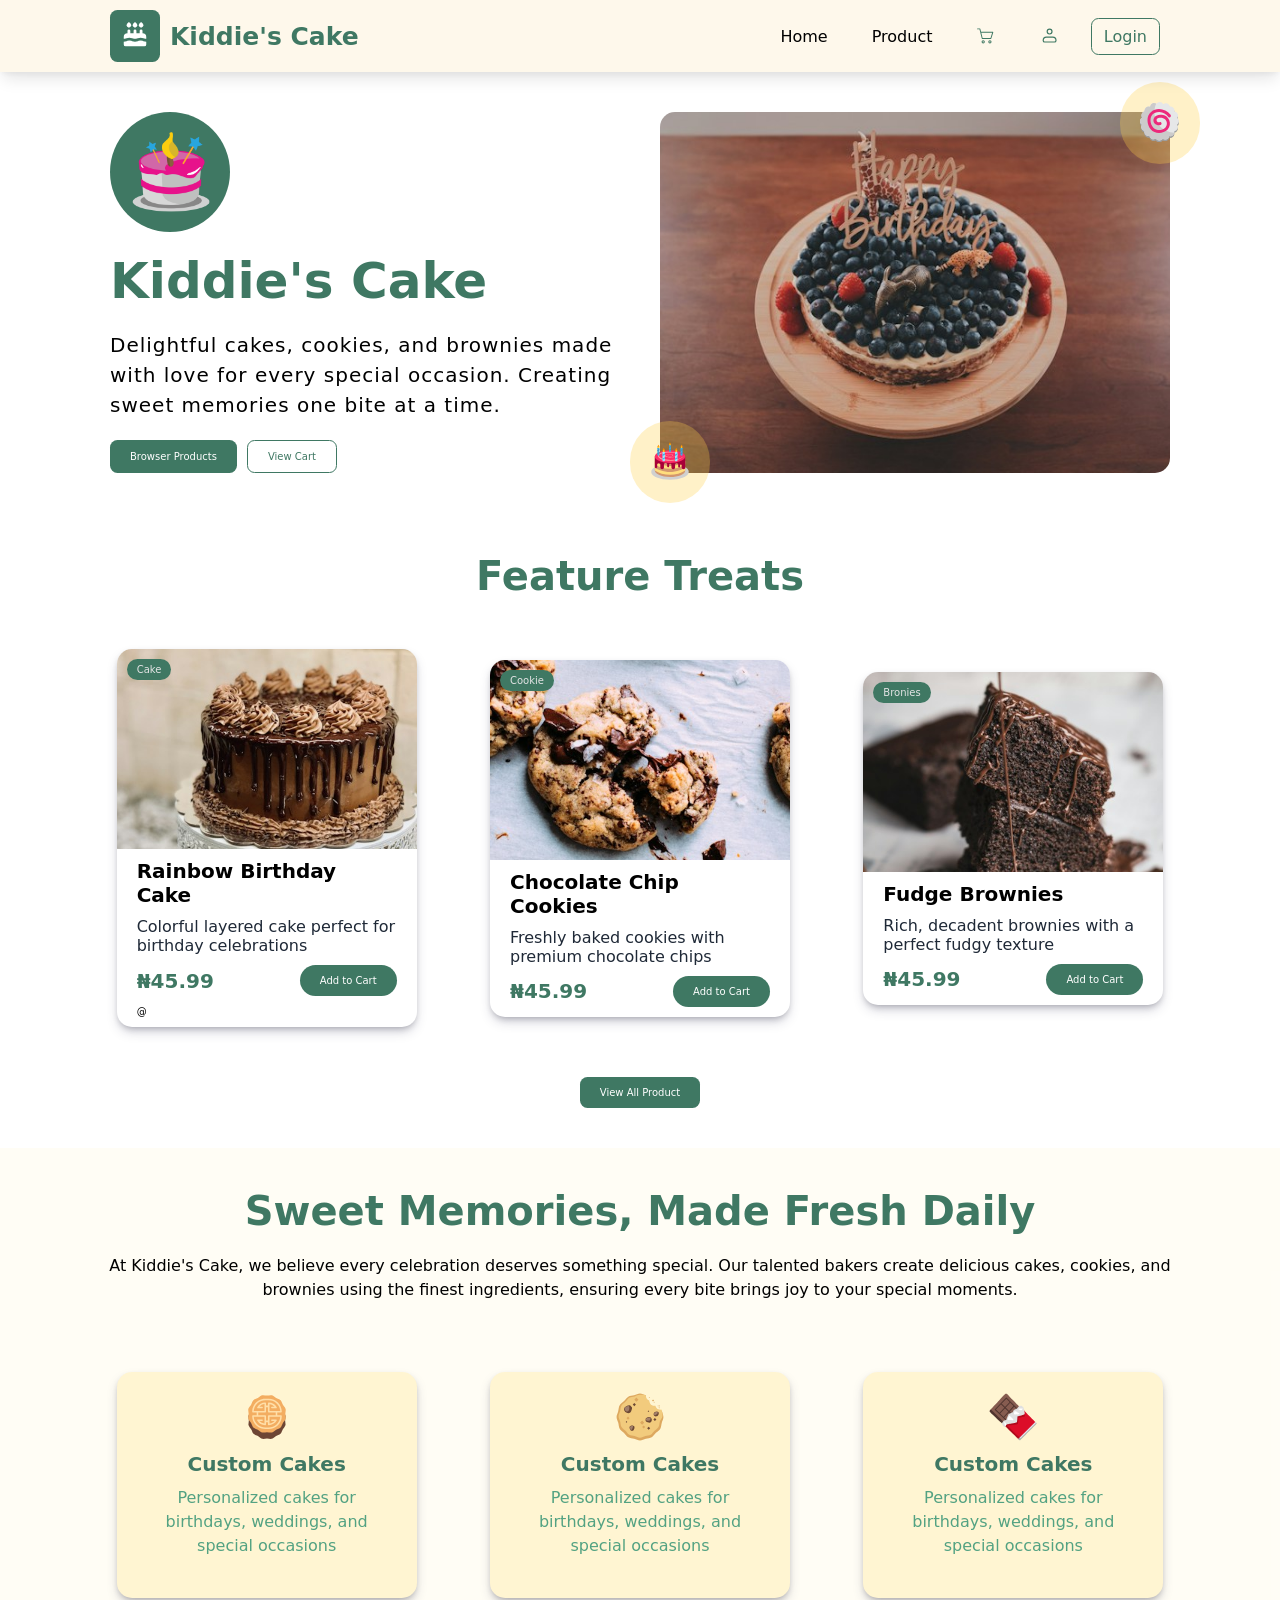
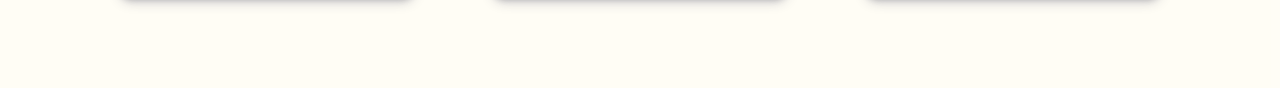
<file: index.html>
<!doctype html>
<html lang="en">
  <head>
    <meta charset="UTF-8" />
    <meta name="viewport" content="width=device-width, initial-scale=1.0" />
    <title>Kiddie's Cake</title>
    <link rel="shortcut icon" href="images/favicon.png" type="image/x-icon" />
    <link rel="stylesheet" href="./css/global.css" />
    <link rel="stylesheet" href="./css/variables.css" />
    <link rel="stylesheet" href="./css/home.css" />
  </head>
  <body>
    <header class="center-content">
      <!-- will be at the center, will have a max size of 1100px -->
      <div class="max-width header-content">
        <!-- logo -->
        <a href="" class="brand">
          <div class="brand-logo">
            <svg
              xmlns="http://www.w3.org/2000/svg"
              width="3em"
              height="3em"
              viewBox="0 0 16 16"
            >
              <path d="M0 0h16v16H0z" fill="none" />
              <path
                fill="#fff"
                d="m4.75 1l-.884.884a1.25 1.25 0 1 0 1.768 0zm6.5 0l-.884.884a1.25 1.25 0 1 0 1.768 0zm-2.366.884L8 1l-.884.884a1.25 1.25 0 1 0 1.768 0M4 7a2 2 0 0 0-2 2v1.034a3.3 3.3 0 0 0 1.028-.167l.47-.157a4.75 4.75 0 0 1 3.004 0l.47.157a3.25 3.25 0 0 0 2.056 0l.47-.157a4.75 4.75 0 0 1 3.004 0l.47.157a3.3 3.3 0 0 0 1.028.167V9a2 2 0 0 0-2-2V5.75a.75.75 0 0 0-1.5 0V7H8.75V5.75a.75.75 0 0 0-1.5 0V7H5.5V5.75a.75.75 0 0 0-1.5 0zm10 4.534a4.8 4.8 0 0 1-1.502-.244l-.47-.157a3.25 3.25 0 0 0-2.056 0l-.47.157a4.75 4.75 0 0 1-3.004 0l-.47-.157a3.25 3.25 0 0 0-2.056 0l-.47.157A4.8 4.8 0 0 1 2 11.534V13a1 1 0 0 0 1 1h10a1 1 0 0 0 1-1z"
              />
            </svg>
          </div>
          <h1 class="brand-text">Kiddie's Cake</h1>
        </a>

        <!-- remove open to open-sidebar  -->
        <div
          class="open-sidebar-btn"
          id="open-sidebar-btn"
        >
          <svg
            xmlns="http://www.w3.org/2000/svg"
            width="2em"
            height="2em"
            viewBox="0 0 512 512"
          >
            <path d="M0 0h512v512H0z" fill="none" />
            <path
              fill="none"
              stroke="#3f7863"
              stroke-linecap="round"
              stroke-miterlimit="10"
              stroke-width="48"
              d="M88 152h336M88 256h336M88 360h336"
            />
          </svg>
        </div>
        <!-- navigation links -->
        <!-- deskltop nav -->
        <nav class="nav-links">
          <ul>
            <li><a href="./index.html">Home</a></li>
            <li><a href="./product.html">Product</a></li>
            <li>
              <a href="./cart.html" class="icon-btn">
                <svg
                  xmlns="http://www.w3.org/2000/svg"
                  width="1.2em"
                  height="1.2em"
                  viewBox="0 0 20 20"
                >
                  <path d="M0 0h20v20H0z" fill="none" />
                  <path
                    fill="#3f7863"
                    d="M4 2.5a.5.5 0 0 1 .485.379L5.265 6H17.5a.5.5 0 0 1 .477.647l-2 6.5a.5.5 0 0 1-.477.353h-9a.5.5 0 0 1-.485-.379L3.609 3.5H1.5a.5.5 0 0 1 0-1zm2.89 10h8.24L16.824 7H5.516zm1.31 4a.7.7 0 1 0-1.4 0a.7.7 0 0 0 1.4 0m1 0a1.7 1.7 0 1 1-3.4 0a1.7 1.7 0 0 1 3.4 0m6 0a.7.7 0 1 0-1.4 0a.7.7 0 0 0 1.4 0m1 0a1.7 1.7 0 1 1-3.4 0a1.7 1.7 0 0 1 3.4 0"
                  />
                </svg>
              </a>
            </li>
            <li>
              <a href="./profile.html" class="icon-btn">
                <svg
                  xmlns="http://www.w3.org/2000/svg"
                  width="1.2em"
                  height="1.2em"
                  viewBox="0 0 24 24"
                >
                  <path d="M0 0h24v24H0z" fill="none" />
                  <g fill="none" stroke="#3f7863" stroke-width="1.5">
                    <path
                      stroke-linejoin="round"
                      d="M4 18a4 4 0 0 1 4-4h8a4 4 0 0 1 4 4a2 2 0 0 1-2 2H6a2 2 0 0 1-2-2Z"
                    />
                    <circle cx="12" cy="7" r="3" />
                  </g>
                </svg>
              </a>
            </li>
            <li><a href="./login.html" class="btn btn-ghost">Login</a></li>
          </ul>
        </nav>

        <!-- mobile nav -->
        <!--  display inline prevent the property width from taking effect -->
        <nav class="sidebar" id="sidebar">
          <!-- add close icon to sidebar, to allow use to close the side bar, and change the name from close to close-sidebar -->
          <div class="close-sidebar-btn" id="close-sidebar-btn">
            <svg
              xmlns="http://www.w3.org/2000/svg"
              width="2em"
              height="2em"
              viewBox="0 0 1024 1024"
            >
              <path d="M0 0h1024v1024H0z" fill="none" />
              <path
                fill="#3f7863"
                d="M195.2 195.2a64 64 0 0 1 90.5 0L512 421.5l226.3-226.3a64 64 0 0 1 90.5 90.5L602.5 512l226.3 226.3a64 64 0 0 1-90.5 90.5L512 602.5L285.7 828.8a64 64 0 0 1-90.5-90.5L421.5 512L195.2 285.7a64 64 0 0 1 0-90.5"
              />
            </svg>
          </div>

          <ul>
            <li><a href="./index.html" class="btn sidebar-link">Home</a></li>
            <li>
              <a href="./product.html" class="btn sidebar-link">Product</a>
            </li>
            <li>
              <a href="./cart.html" class="btn sidebar-link">
                Cart(<span class="cart-num">0</span>)
              </a>
            </li>
            <li>
              <a href="./profile.html" class="btn sidebar-link">Profile </a>
            </li>
            <li><a href="./login.html" class="btn sidebar-link">Login</a></li>
          </ul>
        </nav>
      </div>
    </header>

    <main class="">
      <!-- hero section start -->
      <section class="center-content">
        <div class="max-width hero-content">
          <div class="hero-left">
            <div class="image-con ">
              <img src="./images/favicon.png" alt="brand logo" class="animate-spin" />
            </div>
            <h1>Kiddie's Cake</h1>
            <p>
              Delightful cakes, cookies, and brownies made with love for every
              special occasion. Creating sweet memories one bite at a time.
            </p>

            <div class="cta">
              <a href="./product.html" class="btn btn-primary">
                Browser Products
                <i class="fa fa-cart-plus" aria-hidden="true"></i>
              </a>
              <a href="./cart.html" class="btn btn-ghost">
                <i class="fa fa-cart-plus" aria-hidden="true"></i>
                View Cart
              </a>
            </div>
          </div>

          <div class="hero-right relative">
            <img src="./images/cake.png" alt="Brand product cake advert" />
            <div class="absolute top-right light-bg animate-bounce">
              <svg
                xmlns="http://www.w3.org/2000/svg"
                width="4em"
                height="4em"
                viewBox="0 0 64 64"
              >
                <path d="M0 0h64v64H0z" fill="none" />
                <g fill="#9d9e9f">
                  <path
                    d="M62.33 33.34a6.62 6.62 0 0 0-2.676-5.322a6.65 6.65 0 0 0 .737-6.324a6.64 6.64 0 0 0-5.249-4.094a6.637 6.637 0 0 0-7.288-7.739a6.63 6.63 0 0 0-3.912-4.794a6.64 6.64 0 0 0-6.648.849a6.64 6.64 0 0 0-5.805-3.419A6.62 6.62 0 0 0 26.2 5.132a6.65 6.65 0 0 0-5.952-.5a6.66 6.66 0 0 0-4.1 5.294c-2.33-.806-5.02-.289-6.879 1.575a6.65 6.65 0 0 0-1.823 5.972a6.63 6.63 0 0 0-4.432 3.822a6.64 6.64 0 0 0 .502 6.153a6.64 6.64 0 0 0-.381 11.495c-1.103 1.75-1.389 3.982-.553 6.04a6.63 6.63 0 0 0 4.622 3.973a6.64 6.64 0 0 0 1.835 5.926a6.65 6.65 0 0 0 6.06 1.806a6.63 6.63 0 0 0 3.935 4.923c2.113.9 4.426.622 6.216-.536a6.63 6.63 0 0 0 5.598 3.075a6.63 6.63 0 0 0 5.487-2.896a6.635 6.635 0 0 0 10.47-4.353a6.64 6.64 0 0 0 6.264-1.752a6.65 6.65 0 0 0 1.85-5.81a6.65 6.65 0 0 0 5.05-3.957a6.63 6.63 0 0 0-.704-6.442a6.65 6.65 0 0 0 3.072-5.604"
                  />
                  <path
                    d="M23.08 18.568c0-4.827 1.039-9.408 2.889-13.549a6.62 6.62 0 0 0-5.729-.383a6.66 6.66 0 0 0-4.1 5.294c-2.33-.806-5.02-.289-6.879 1.575a6.65 6.65 0 0 0-1.823 5.972a6.63 6.63 0 0 0-4.432 3.822a6.64 6.64 0 0 0 .502 6.153a6.64 6.64 0 0 0-3.512 5.86a6.64 6.64 0 0 0 3.131 5.636c-1.103 1.75-1.389 3.982-.553 6.04a6.63 6.63 0 0 0 4.622 3.973a6.64 6.64 0 0 0 1.835 5.926a6.65 6.65 0 0 0 6.06 1.806a6.63 6.63 0 0 0 3.935 4.923c2.113.9 4.426.622 6.216-.536a6.63 6.63 0 0 0 5.598 3.075a6.63 6.63 0 0 0 5.487-2.896a6.635 6.635 0 0 0 10.47-4.353a6.64 6.64 0 0 0 6.264-1.752a6.6 6.6 0 0 0 1.803-3.38c-17.681-.768-31.782-15.339-31.782-33.21"
                  />
                </g>
                <path
                  fill="#e6e7e8"
                  d="M62.33 30.845a6.62 6.62 0 0 0-2.676-5.324a6.65 6.65 0 0 0 .737-6.324a6.63 6.63 0 0 0-5.249-4.092a6.65 6.65 0 0 0-1.843-5.841a6.66 6.66 0 0 0-5.445-1.901a6.64 6.64 0 0 0-3.912-4.796a6.65 6.65 0 0 0-6.648.849A6.65 6.65 0 0 0 31.489 0A6.62 6.62 0 0 0 26.2 2.635a6.62 6.62 0 0 0-5.952-.499a6.66 6.66 0 0 0-4.1 5.293a6.638 6.638 0 0 0-8.702 7.546a6.63 6.63 0 0 0-4.432 3.822a6.64 6.64 0 0 0 .502 6.151a6.65 6.65 0 0 0-3.512 5.864a6.63 6.63 0 0 0 3.131 5.633a6.64 6.64 0 0 0-.553 6.05a6.64 6.64 0 0 0 4.622 3.973a6.65 6.65 0 0 0 7.895 7.73a6.64 6.64 0 0 0 10.151 4.386a6.64 6.64 0 0 0 11.085.18a6.62 6.62 0 0 0 6.394.792a6.64 6.64 0 0 0 4.076-5.142a6.65 6.65 0 0 0 6.264-1.757a6.64 6.64 0 0 0 1.85-5.808a6.65 6.65 0 0 0 5.05-3.954a6.64 6.64 0 0 0-.704-6.447a6.64 6.64 0 0 0 3.072-5.599"
                />
                <path
                  fill="#cccbcb"
                  d="M23.08 16.07c0-4.828 1.039-9.41 2.889-13.555c-1.696-.946-3.785-1.162-5.729-.377a6.66 6.66 0 0 0-4.1 5.293a6.638 6.638 0 0 0-8.702 7.546a6.63 6.63 0 0 0-4.432 3.822a6.64 6.64 0 0 0 .502 6.151a6.65 6.65 0 0 0-3.512 5.864a6.63 6.63 0 0 0 3.131 5.633a6.64 6.64 0 0 0-.553 6.05a6.64 6.64 0 0 0 4.622 3.973a6.65 6.65 0 0 0 7.895 7.73a6.64 6.64 0 0 0 10.151 4.386a6.64 6.64 0 0 0 11.085.18a6.62 6.62 0 0 0 6.394.792a6.64 6.64 0 0 0 4.076-5.142a6.65 6.65 0 0 0 6.264-1.757a6.6 6.6 0 0 0 1.803-3.376c-17.681-.769-31.782-15.339-31.782-33.21"
                />
                <path
                  fill="#ec297b"
                  d="M48.902 20.526c-7.696-9.338-21.351-12.563-31.23-4.673c-8.275 6.611-6.595 20.413-.54 27.855c6.552 8.05 20.21 7.519 27.14.279c3.776-3.945 4.533-10.179 2.438-15.11c-2.056-4.867-6.444-7.789-11.612-8.383c-5.328-.614-11.194.688-13.189 6.208c-2.427 6.707 4.941 11.857 10.898 10.234c2.993-.814 1.721-5.456-1.281-4.642c-4.886 1.332-7.174-4.998-2.306-6.654c3.726-1.266 8.446-.42 11.26 2.318c3.587 3.493 3.302 9.586-.033 13.07c-3.259 3.405-9.06 4.375-13.49 3.364c-8.628-1.96-12.383-13.938-8.896-21.441c2.261-4.856 7.971-6.92 12.98-6.848c5.79.086 10.895 3.495 14.462 7.822c1.979 2.395 5.364-1.03 3.402-3.4"
                />
              </svg>
            </div>
            <div class="absolute bottom-left light-bg animate-bounce">
              <svg
                xmlns="http://www.w3.org/2000/svg"
                width="4em"
                height="4em"
                viewBox="0 0 64 64"
              >
                <path d="M0 0h64v64H0z" fill="none" />
                <ellipse cx="32" cy="49.4" fill="#d0d0d0" rx="30" ry="12.6" />
                <path
                  fill="#d3976e"
                  d="M7.7 24.8v22.5C7.7 53 18.6 57.6 32 57.6S56.3 53 56.3 47.4V24.8z"
                />
                <g fill="#ffdd7d">
                  <path
                    d="M56.3 31.4c-.1 4-15.4 8.4-24.3 8.4S7.8 35.4 7.7 31.4v6.1c12.5 9 36.1 9 48.6 0z"
                  />
                  <path
                    d="M56.3 41c-.1 4-15.4 8.4-24.3 8.4S7.8 45 7.7 41v6.1c12.5 9 36.1 9 48.6 0z"
                  />
                </g>
                <path
                  fill="#a80038"
                  d="M7.7 24.8v16.9c0 .9.8 1.7 1.9 1.7c1 0 1.9-.7 1.9-1.7v-3.9c0-1.2 1.1-2.2 2.5-2.2s2.5 1 2.5 2.2v4.8c0 1.4 1.3 2.6 2.9 2.6s2.9-1.1 2.9-2.6v-4.9c0-1.3 1.2-2.3 2.6-2.3s2.6 1 2.6 2.3v3.1c0 .7.6 1.3 1.5 1.3c.8 0 1.5-.6 1.5-1.3v-2.5c0-.9.8-1.7 1.9-1.7c1 0 1.9.7 1.9 1.7v4.2c0 1.4 1.3 2.6 2.9 2.6s2.9-1.1 2.9-2.6v-4.7c0-1.2 1.1-2.2 2.5-2.2s2.5 1 2.5 2.2v3.5c0 .7.7 1.3 1.5 1.3s1.5-.6 1.5-1.3v-2.4c0-.6.6-1.1 1.3-1.1s1.3.5 1.3 1.1v3.7c0 1.4 1.3 2.6 2.9 2.6s2.9-1.1 2.9-2.6V24.9z"
                />
                <ellipse cx="32" cy="24.8" fill="#ff2c68" rx="24.3" ry="10.2" />
                <path
                  fill="#ffa4a4"
                  d="M14.4 23.8c-.1-6.5 28.7-7.4 28.8-1.6c.1 4.3-18.3 4.5-18.4 1.1c-.1-2.4 11.4-2.5 11.4-.7s-9.3 2.1-7.1-.2c-3.7 2.8 8.1 2.9 8 .3c-.1-3-13.9-2.6-13.9.5c.1 4.6 21.4 4.1 21.3-1.1c-.1-6.8-32-6.5-31.8 1.6c.2 8.9 31.2 12.1 41.3.8c-13.7 10.4-39.5 5.4-39.6-.7"
                />
                <path
                  fill="#42ade2"
                  d="M11.8 11.6v10.8c0 1.5 3.2 1.3 3.2 0V11.6c0-1.5-3.2-1.5-3.2 0"
                />
                <path
                  fill="#428bc1"
                  d="m15 12.6l-3.2 1.7v1.9l3.2-1.6zm-3.2 6.9v1.8l3.2-1.6v-1.9z"
                />
                <path
                  fill="#ff8b00"
                  d="M15.1 9.2c0 2.5-3.3 2.5-3.3 0c0-.8 1.7-3.4 1.7-3.4s1.6 2.6 1.6 3.4"
                />
                <path
                  fill="#fff033"
                  d="M14.3 10c0 1.4-1.7 1.4-1.7 0c0-.4.8-1.7.8-1.7s.9 1.3.9 1.7"
                />
                <path
                  fill="#42ade2"
                  d="M30.6 7.2v9.4c0 1.5 2.8 1.2 2.8 0V7.2c0-1.5-2.8-1.5-2.8 0"
                />
                <path
                  fill="#428bc1"
                  d="m33.4 8l-2.8 1.5v1.7l2.8-1.5zm-2.8 6v1.6l2.8-1.4v-1.6z"
                />
                <path
                  fill="#ff8b00"
                  d="M33.4 5c0 2.3-2.9 2.3-2.9 0c0-.7 1.4-3 1.4-3s1.5 2.3 1.5 3"
                />
                <path
                  fill="#fff033"
                  d="M32.7 5.7c0 1.4-1.4 1.4-1.4 0c0-.4.7-1.5.7-1.5s.7 1.1.7 1.5"
                />
                <path
                  fill="#42ade2"
                  d="M48.9 11.6v10.8c0 1.5 3.2 1.3 3.2 0V11.6c0-1.5-3.2-1.5-3.2 0"
                />
                <path
                  fill="#428bc1"
                  d="m52.1 12.6l-3.2 1.7v1.9l3.2-1.7zm-3.2 6.9v1.8l3.2-1.7v-1.8z"
                />
                <path
                  fill="#ff8b00"
                  d="M52.2 9.2c0 2.5-3.3 2.5-3.3 0c0-.8 1.7-3.4 1.7-3.4s1.6 2.5 1.6 3.4"
                />
                <path
                  fill="#fff033"
                  d="M51.4 9.9c0 1.4-1.7 1.4-1.7 0c0-.4.8-1.7.8-1.7s.9 1.3.9 1.7"
                />
                <path
                  fill="#9fe4ff"
                  d="M20 18.3v13.1c0 1.7 3.9 1.3 3.9 0V18.3c0-1.6-3.9-1.6-3.9 0"
                />
                <path
                  fill="#42ade2"
                  d="M23.9 19.6L20 21.5v2.4l3.9-2zM20 27.8V30l3.9-1.9v-2.2z"
                />
                <path
                  fill="#ff8b00"
                  d="M24 15.4c0 2.7-4 2.7-4 0c0-1 2-4.2 2-4.2s2 3.2 2 4.2"
                />
                <path
                  fill="#fff033"
                  d="M23 16.3c0 1.5-2 1.5-2 0c0-.5 1-2.1 1-2.1s1 1.6 1 2.1"
                />
                <path
                  fill="#9fe4ff"
                  d="M40 18.3v13.1c0 1.7 3.9 1.3 3.9 0V18.3c0-1.7-3.9-1.7-3.9 0"
                />
                <path
                  fill="#42ade2"
                  d="m43.9 19.5l-3.9 2v2.3l3.9-1.9zM40 27.8V30l3.9-2v-2.2z"
                />
                <path
                  fill="#ff8b00"
                  d="M44 15.3c0 2.7-4 2.7-4 0c0-1 2-4.2 2-4.2s2 3.3 2 4.2"
                />
                <path
                  fill="#fff033"
                  d="M43 16.3c0 1.5-2 1.5-2 0c0-.5 1-2.1 1-2.1s1 1.6 1 2.1"
                />
              </svg>
            </div>
          </div>
        </div>
      </section>
      <!-- hero section end -->

      <!-- feature threat -->
      <section class="center-content">
        <div class="max-width feature-content">
          <div class="feature-heading">
            <h2>Feature Treats</h2>
          </div>

          <!-- product grid -->
          <div class="feature-products">
            <!-- product card -->
            <div class="card">
              <div class="card-img relative">
                <span class="badge absolute">Cake</span>
                <img
                  src="./images/product-1.png"
                  alt="Our Cake product image"
                />
              </div>
              <div class="card-content">
                <h3 class="card-title">Rainbow Birthday Cake</h3>
                <p class="card-des">
                  Colorful layered cake perfect for birthday celebrations
                </p>
                <div class="cta">
                  <div class="price">
                    <span>₦45.99</span>
                  </div>
                  <buttton class="btn btn-primary btn-rounded-full"
                    >Add to Cart</buttton
                  >
                </div>@
              </div>
            </div>

            <!-- product 2 -->
            <div class="card">
              <div class="card-img relative">
                <span class="badge absolute">Cookie</span>
                <img src="./images/cookie.png" alt="Our Cake product image" />
              </div>
              <div class="card-content">
                <h3 class="card-title">Chocolate Chip Cookies</h3>
                <p class="card-des">
                  Freshly baked cookies with premium chocolate chips
                </p>
                <div class="cta">
                  <div class="price">
                    <span>₦45.99</span>
                  </div>
                  <buttton class="btn btn-primary btn-rounded-full"
                    >Add to Cart</buttton
                  >
                </div>
              </div>
            </div>

            <!-- product 3 -->
            <div class="card">
              <div class="card-img relative">
                <span class="badge absolute">Bronies</span>
                <img src="./images/brownies.png" alt="Our Cake product image" />
              </div>
              <div class="card-content">
                <h3 class="card-title">Fudge Brownies</h3>
                <p class="card-des">
                  Rich, decadent brownies with a perfect fudgy texture
                </p>
                <div class="cta">
                  <div class="price">
                    <span>₦45.99</span>
                  </div>
                  <buttton class="btn btn-primary btn-rounded-full"
                    >Add to Cart</buttton
                  >
                </div>
              </div>
            </div>
          </div>

          <div class="more-btn-con">
            <a href="./product.html" class="btn btn-primary text-center"
              >View All Product
            </a>
          </div>
        </div>
      </section>

      <!-- sweet memory section -->
      <section class="center-content sweet-section">
        <div class="max-width sweet-content">
          <div class="sweet-heading">
            <h2>Sweet Memories, Made Fresh Daily</h2>
            <p>
              At Kiddie's Cake, we believe every celebration deserves something
              special. Our talented bakers create delicious cakes, cookies, and
              brownies using the finest ingredients, ensuring every bite brings
              joy to your special moments.
            </p>
          </div>
          <div class="sweet-card-grid">
            <!-- sweet card -->
            <div class="sweet-card">
              <svg
                xmlns="http://www.w3.org/2000/svg"
                width="2em"
                height="2em"
                viewBox="0 0 32 32"
              >
                <path d="M0 0h32v32H0z" fill="none" />
                <g fill="none">
                  <path
                    fill="#6d4534"
                    d="M27.608 18.168c0-1.07.44-2.17.17-3.16c-.27-1.02-1.21-1.76-1.73-2.65c-.52-.9-.7-2.09-1.43-2.82s-1.91-.91-2.82-1.43c-.89-.52-1.63-1.45-2.65-1.73c-.98-.26-2.09.17-3.15.17c-1.07 0-2.17-.44-3.16-.17c-1.02.27-1.76 1.21-2.65 1.73c-.9.52-2.09.7-2.82 1.43s-.91 1.91-1.43 2.82c-.52.89-1.45 1.63-1.73 2.65c-.26.98.17 2.09.17 3.16s-.44 2.17-.17 3.16c.27 1.02 1.21 1.76 1.73 2.65c.52.9.7 2.09 1.43 2.82s1.91.91 2.82 1.43c.89.52 1.63 1.45 2.65 1.73c.98.26 2.09-.17 3.16-.17s2.17.44 3.16.17c1.02-.27 1.76-1.21 2.65-1.73c.9-.52 2.09-.7 2.82-1.43s.91-1.91 1.43-2.82c.52-.89 1.45-1.63 1.73-2.65c.25-.99-.18-2.1-.18-3.16"
                  />
                  <path
                    fill="#f3ad61"
                    d="M27.728 13.998c0-1.08.44-2.2.17-3.19c-.27-1.03-1.22-1.78-1.74-2.68c-.53-.91-.71-2.11-1.45-2.85s-1.94-.92-2.85-1.45c-.9-.52-1.65-1.47-2.68-1.74c-.99-.27-2.11.17-3.18.17c-1.08 0-2.2-.44-3.19-.17c-1.03.27-1.78 1.22-2.68 1.74c-.92.53-2.11.71-2.85 1.45s-.92 1.93-1.45 2.85c-.52.9-1.47 1.65-1.74 2.67c-.27 1 .17 2.12.17 3.2s-.44 2.2-.17 3.19c.27 1.03 1.22 1.78 1.74 2.68c.53.91.71 2.11 1.45 2.85s1.94.92 2.85 1.45c.9.52 1.65 1.47 2.68 1.74c.99.27 2.11-.17 3.19-.17s2.2.44 3.19.17c1.03-.27 1.78-1.22 2.68-1.74c.91-.53 2.11-.71 2.85-1.45s.92-1.94 1.45-2.85c.52-.9 1.47-1.65 1.74-2.68c.26-1-.18-2.12-.18-3.19"
                  />
                  <path
                    fill="#ffdea7"
                    d="M24.978 14.838h-2.41v-1.69h2.41c.27 0 .49-.22.49-.49c0-4.61-3.75-8.37-8.37-8.37h-2.23c-4.61 0-8.37 3.75-8.37 8.37c0 .27.22.49.49.49h2.41v1.69h-2.39a.49.49 0 0 0-.49.49c0 4.61 3.75 8.37 8.37 8.37h2.23c4.61 0 8.37-3.75 8.37-8.37a.51.51 0 0 0-.51-.49m-10.1-9.56h2.23c3.9 0 7.11 3.05 7.36 6.89h-6.87v-4.4c1.26.13 2.42.74 3.24 1.69h-1.74a.49.49 0 0 0 0 .98h2.69c.18 0 .34-.09.43-.25c.09-.15.09-.34 0-.49a5.92 5.92 0 0 0-5.12-2.95a.49.49 0 0 0-.49.49v1.47h-1.24v-1.47a.49.49 0 0 0-.49-.49c-2.1 0-4.06 1.13-5.12 2.95c-.09.15-.09.34 0 .49s.25.25.43.25h2.69c.27 0 .49-.22.49-.49s-.21-.5-.48-.5h-1.74c.82-.95 1.98-1.56 3.24-1.69v4.4h-6.87c.26-3.84 3.46-6.88 7.36-6.88m-4.48 7.87h4.48c.27 0 .49-.22.49-.49v-2.96h1.24v2.95c0 .27.22.49.49.49h4.48v1.69h-4.48a.49.49 0 0 0-.49.49v2.95h-1.24v-2.95a.49.49 0 0 0-.49-.49h-4.48zm6.71 9.57h-2.23c-3.9 0-7.11-3.05-7.36-6.89h6.87v4.4a4.96 4.96 0 0 1-3.24-1.69h1.74a.49.49 0 0 0 0-.98h-2.7c-.18 0-.34.09-.43.25c-.09.15-.09.34 0 .49a5.92 5.92 0 0 0 5.12 2.95c.27 0 .49-.22.49-.49v-1.47h1.24v1.47c0 .27.22.49.49.49c2.1 0 4.06-1.13 5.12-2.95c.09-.15.09-.34 0-.49a.5.5 0 0 0-.43-.25h-2.69a.49.49 0 0 0 0 .98h1.74c-.82.95-1.98 1.56-3.24 1.69v-4.4h6.87c-.26 3.84-3.46 6.89-7.36 6.89"
                  />
                </g>
              </svg>

              <h3>Custom Cakes</h3>
              <p>
                Personalized cakes for birthdays, weddings, and special
                occasions
              </p>
            </div>

            <!-- 2 -->
            <div class="sweet-card">
              <svg
                xmlns="http://www.w3.org/2000/svg"
                width="2em"
                height="2em"
                viewBox="0 0 64 64"
              >
                <path d="M0 0h64v64H0z" fill="none" />
                <path
                  fill="#dda85f"
                  d="m36.9 22.7l2.5-18.6C37 3.5 34.6 2 32 2s-5 1.5-7.5 2.2c-2.5.6-5.3.5-7.5 1.8s-3.6 3.8-5.4 5.6S7.3 14.8 6 17s-1.2 5-1.9 7.5C3.5 27 2 29.4 2 32s1.5 5 2.2 7.5c.6 2.5.5 5.3 1.8 7.5s3.8 3.6 5.6 5.4s3.1 4.3 5.4 5.6c2.2 1.3 5 1.2 7.5 1.9c2.5.6 4.9 2.1 7.5 2.1s5-1.5 7.5-2.2s5.3-.6 7.5-1.9s3.6-3.8 5.4-5.6s4.3-3.1 5.6-5.4c1.3-2.2 1.2-5 1.9-7.5c.6-2.4 2.1-4.8 2.1-7.4s-2.1-8.1-2.1-8.1z"
                />
                <path
                  fill="#f2cb7d"
                  d="M59.4 22.4c-1 .3-2.4.2-3.9-.4c-2.1-.8-3.4-2.5-3.8-4.5c-1 .3-3.4 0-5-1c-2.4-1.5-2.9-5.7-2.9-5.7c-2.7-.8-4.7-4-4.4-6.7c-2.2-.6-5-.5-7.4-.5s-4.6 1.4-6.8 2c-2.3.6-4.9.5-6.9 1.7s-3.3 3.5-4.9 5.1c-1.7 1.7-4 2.9-5.1 4.9c-1.2 2-1.1 4.6-1.7 6.9c-.6 2.2-2 4.4-2 6.8s1.4 4.6 2 6.8c.6 2.3.5 4.9 1.7 6.9s3.5 3.3 5.1 4.9c1.7 1.7 2.9 4 4.9 5.1c2 1.2 4.6 1.1 6.9 1.7c2.2.6 4.4 2 6.8 2s4.6-1.4 6.8-2c2.3-.6 4.9-.5 6.9-1.7s3.3-3.5 4.9-5.1c1.7-1.7 4-2.9 5.1-4.9c1.2-2 1.1-4.6 1.7-6.9c.6-2.2 3-4 3.3-6.4c.8-3.9-1.2-8.3-1.3-9"
                />
                <path
                  fill="#dda85f"
                  d="m50.1 10.8l-1.4 1.4l-1.3-1.4l1.3-1.3zm5.7 7l-.6.7l-.7-.7l.7-.7zm-5-4.6l-.7.7l-.7-.7l.7-.7zm-6.2-6.1l-.7.7l-.7-.7l.7-.7zm12.6 13.2l-.7.7l-.7-.7l.7-.7zm.6-2.5l-.7.7l-.7-.7l.7-.7z"
                />
                <path
                  fill="#6d4934"
                  d="M11.8 20.6c-1 1.7.5 4.8 2.5 5.7c2.9 1.2 4.6 1.4 6.4-1.7c.6-1.1 1.4-4 1.1-4.7c-.4-1-2.1-3-3.2-3c-3.1.1-6.1 2.5-6.8 3.7"
                />
                <path
                  fill="#a37f6a"
                  d="M12.3 20.6c-.7 1.2 1.1 4.8 3.5 4.5c3.3-.4 3-7.2 1.6-7.2c-2.4 0-4.6 1.8-5.1 2.7"
                />
                <path
                  fill="#6d4934"
                  d="M45.2 39.1c1.4-.4 2.4-2.9 1.8-4.4c-.9-2.3-1.8-3.3-4.4-2.6c-.9.3-3 1.4-3.2 1.9c-.3.8-.5 2.8.1 3.4c1.7 1.7 4.7 2 5.7 1.7"
                />
                <path
                  fill="#a37f6a"
                  d="M43.8 36.7c1.1-.3 2.8-3.7 1-3.9c-3.1-.5-5.5 1-5.2 2.7s3.4 1.4 4.2 1.2"
                />
                <path
                  fill="#6d4934"
                  d="M24.9 44.5c-.3-1.2-2.5-2.1-3.9-1.5c-2 .8-2.9 1.5-2.2 3.8c.2.8 1.2 2.6 1.7 2.7c.7.3 2.4.4 2.9-.1c1.5-1.4 1.7-4 1.5-4.9"
                />
                <path
                  fill="#a37f6a"
                  d="M23.2 43.6c-.2-.9-4.4.4-4 2c.8 2.7.8 3.1 1.6 3c1.5-.4 2.5-4.3 2.4-5"
                />
                <path
                  fill="#6d4934"
                  d="M51.1 25.5c-1.2.3-2.1 2.5-1.5 3.9c.8 2 2.7 2.3 4.8 1.2c1.8-.9 1.9-4.1 1.4-4.7c-1.5-1.5-3.8-.6-4.7-.4"
                />
                <path
                  fill="#a37f6a"
                  d="M50.6 26.6c-.6.7-1.1 3.5.4 3.1c2.7-.8 4.6-3.5 3.4-3.9c-1.5-.5-3.1 0-3.8.8"
                />
                <path
                  fill="#6d4934"
                  d="m22.74 16.112l1.98-1.98l1.98 1.98l-1.98 1.98z"
                />
                <path
                  fill="#dda85f"
                  d="m14.706 33.483l1.979-1.98l1.98 1.979l-1.979 1.98zm19.992 11.328l1.98-1.98l1.98 1.98l-1.98 1.98zm-2.66-5.522l2.687-2.687l2.687 2.687l-2.687 2.687zM24.696 9.827l2.687-2.687l2.687 2.687l-2.687 2.687z"
                />
                <path
                  fill="#6d4934"
                  d="m41.122 46.347l1.98-1.98l1.98 1.98l-1.98 1.98zm7.954-11.132l1.98-1.98l1.98 1.98l-1.98 1.98zm-7.264-10.578l.99-.99l.99.99l-.99.99zM13.726 38.266l.99-.99l.99.99l-.99.99z"
                />
              </svg>

              <h3>Custom Cakes</h3>
              <p>
                Personalized cakes for birthdays, weddings, and special
                occasions
              </p>
            </div>

            <!-- 3 -->
            <div class="sweet-card">
              <svg
                xmlns="http://www.w3.org/2000/svg"
                width="2em"
                height="2em"
                viewBox="0 0 128 128"
              >
                <path d="M0 0h128v128H0z" fill="none" />
                <path
                  fill="#50352f"
                  d="M9.15 43.27S6.54 44.7 5.5 45.88c-1.04 1.17-1.77 2.21-1.56 3.65c.39 2.74 9.9 10.03 16.42 16.55c5.54 5.54 17.33 15.77 17.33 15.77l5.6-5.73l-9.64-12.38z"
                />
                <path
                  fill="#865c50"
                  d="M79.9 37.54S69.86 27.07 63.6 20.59C58.98 15.81 49.78 5.47 48.81 4.82s-3.56-1.19-5.07.32C42.22 6.66 32.29 17.46 28.4 21.56S5.54 45.86 5.54 45.86s2.02-1.2 3.97.74c1.35 1.35 31.31 30.66 31.31 30.66l27.42-10.8z"
                />
                <path
                  fill="#50352f"
                  d="M46.65 73.75L17.71 46c-.5-.48-.51-1.27-.04-1.76l28.4-29.8c.23-.25.56-.38.89-.39c.36.01.66.13.9.37L75.5 42.49l-1.78 1.75l-26.73-27.15l-26.65 27.97l28.04 26.88z"
                />
                <path
                  fill="#50352f"
                  d="m33.03 31.104l1.765-1.772L60.45 54.886l-1.765 1.772z"
                />
                <path
                  fill="#50352f"
                  d="m28.246 54.3l27.926-29.594l1.818 1.716l-27.926 29.594zm10.643 10.241l26.799-29.06l1.837 1.696l-26.798 29.06z"
                />
                <path
                  fill="#dc0d28"
                  d="m48.44 80.65l-.71 7.01S58.1 98.33 62.06 102.4s17.79 16.27 17.79 16.27s6.81-3.15 7.01-3.86s34.87-37.41 34.87-37.41s-12.71-12.81-17.28-17.38s-14.54-15.96-14.54-15.96z"
                />
                <path
                  fill="#b0091b"
                  d="M90.22 52.59s2.95 5.29 3.46 6.4c.51 1.12 1.29 3 .01 3.52c-1.73.71-15.66 3.74-15.66 3.74s-.3 14.19-1.78 15.66c-1.63 1.63-24.34 3.7-25.07 3.81c-1.42.2-.2 1.42.61 2.34c.81.91 29.68 28.57 29.68 28.57l-1.42 5.79l-2.95-2.44s-8.7-8.45-17.95-17.5s-17.32-17.26-17.32-17.26l43-36.09z"
                />
                <path
                  fill="#b0b3af"
                  d="m83.89 115.96l-2.85.3l-3.94 3.73s2.97 3.79 4.61 3.97s19.27-19.18 24.64-24.46c5.36-5.27 18.32-18.6 18.32-19.09c0-1.09-2.93-3.02-2.93-3.02z"
                />
                <path
                  fill="#e4e0e8"
                  d="M83.58 118.72c.27-.64 39.83-40.04 39.83-40.04l-2.46-2.1l-39.91 39.68z"
                />
                <path
                  fill="#e0e0e0"
                  d="m66 45.99l8.38-3.58s4.3-5.59 4.81-6.1s6.63-.94 6.63-.94l5.14 4.24s1.21 4.76 1.42 5.79c.2 1.02 2.21 8.52 1.41 10.71c-.73 2-16.05 5.48-17.62 5.92c-.91.26-.69.96-.87 2.46c-.11.92-.46 11.75-1.38 12.87s-9.95 2.65-13.12 3.27c-1.78.35-13.36 2.3-13.36 2.3l-2.99 4.34s.31 1.63-.72 2.15c-1.02.51-3.8-.82-4.31-1.43s-4.14-7.06-3.73-7.98s4.33-6.45 5.04-6.86c.72-.41 6.17-1.71 6.17-1.71s5.19-13.74 6.35-14.82c.69-.64 10.1-4.69 10.1-4.69z"
                />
                <path
                  fill="#fff"
                  d="M68.25 48.8c-.7.04-2.09 7.76-1.89 8.26c.21.49 14.29.25 14.42-.9c.12-1.16-10.37-7.49-12.53-7.36m20.43-6.01c.33.9-3.04 3.98-3.29 4.03s-7.38-1.87-7.6-3.41c-.21-1.44 4.05-1.23 5.86-1.23c1.82-.01 4.83.06 5.03.61M55 60.58c-1.45-.69-4.65 8.24-5.09 9.37c-.53 1.36 2.48 1.89 4.23 2.04c2.56.21 11.24.64 11.43-.08c.32-1.28-8.6-10.39-10.57-11.33M41.81 75.9c-1.31.58 2.27 11.37 2.6 11.37s3.03-4.39 3.03-4.39s-4.26-7.58-5.63-6.98"
                />
              </svg>

              <h3>Custom Cakes</h3>
              <p>
                Personalized cakes for birthdays, weddings, and special
                occasions
              </p>
            </div>
          </div>
        </div>
      </section>


      <!-- testing section -->
       <section class="center-content">
        <div class="max-width testing-content">
          <!-- this is where im going to have all my content that will appear in this section -->
        </div>
       </section>
    </main>

    <script type="module" src="./js/sidebar.js"></script>
  </body>
</html>
</file>
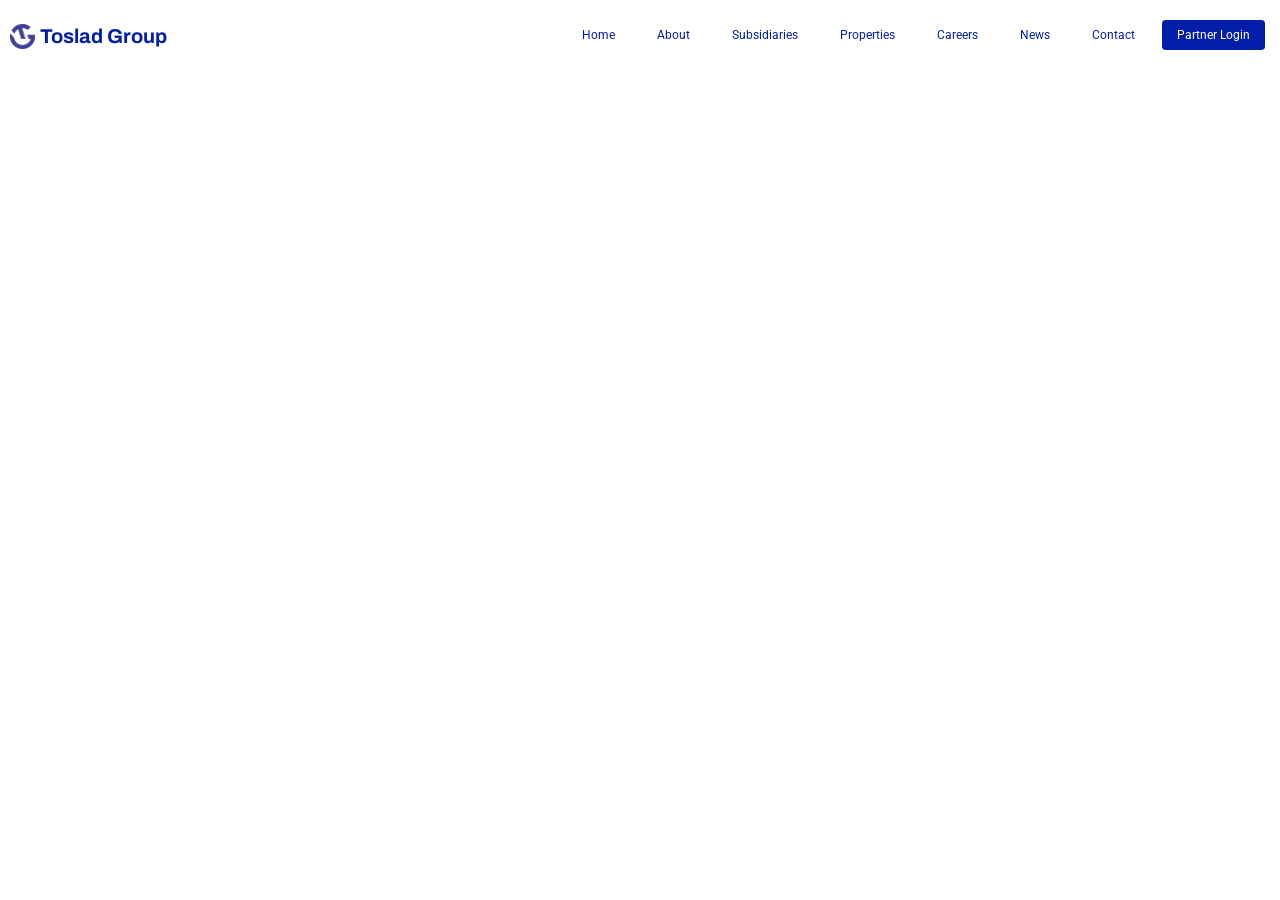
<file: trash/index.html>
<!doctype html>
<html lang="en">
  <head>
    <meta charset="UTF-8" />
    <meta name="viewport" content="width=device-width, initial-scale=1.0" />
    <title>Toslad Group - Building Home Accross Industries</title>
    <link rel="shortcut icon" href="./images/logo.png" type="image/x-icon" />
    <link rel="stylesheet" href="./css/variables.css" />
    <link rel="stylesheet" href="./css/global.css" />
  </head>
  <body>
    <!-- header -->
    <header>
      <!-- business logo -->
      <a href="./index.html" class="logo">
        <img src="./images/logo.png" alt="Toslad logo" />
        <h1 class="archivo">Toslad Group</h1>
        <div>
          <p></p>
        </div>
      </a>

      <!-- navigation links -->
      <nav>
        <ul>
          <li><a href="./index.html">Home</a></li>
          <li><a href="./about.html">About</a></li>
          <li><a href="./subsidiaries.html">Subsidiaries</a></li>
          <li><a href="./properties.html">Properties</a></li>
          <li><a href="./careers.html">Careers</a></li>
          <li><a href="./news.html">News</a></li>
          <li><a href="./contact.html">Contact</a></li>
          <li><a href="./login.html" class="btn btn-primary">Partner Login</a></li>
        </ul>
      </nav>
    </header>

    <main></main>
    <footer></footer>
  </body>
</html>
</file>
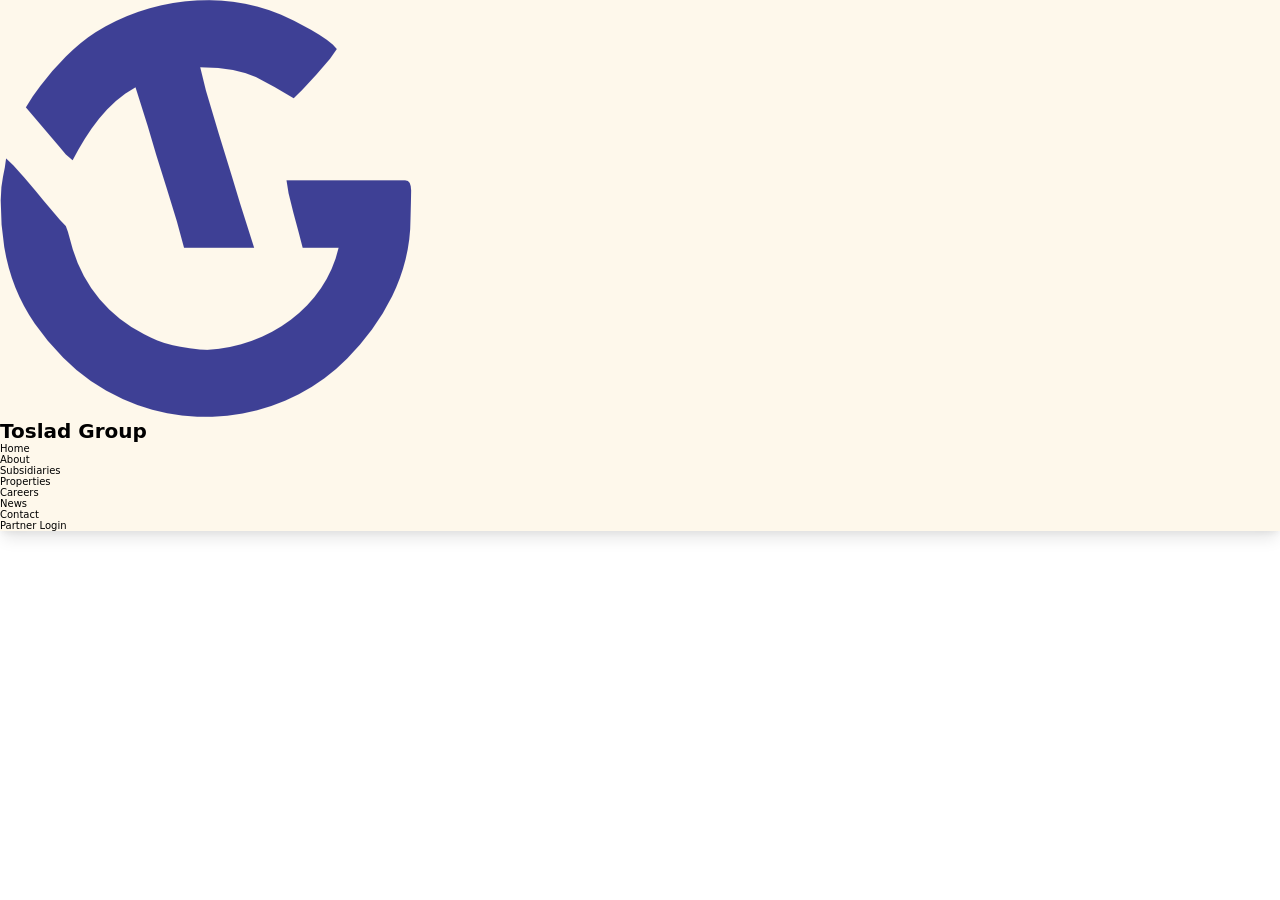
<file: about.html>
<!doctype html>
<html lang="en">
  <head>
    <meta charset="UTF-8" />
    <meta name="viewport" content="width=device-width, initial-scale=1.0" />
    <title>Toslad Group - Building Home Accross Industries</title>
    <link rel="shortcut icon" href="./images/logo.png" type="image/x-icon" />
    <link rel="stylesheet" href="./css/variables.css" />
    <link rel="stylesheet" href="./css/global.css" />
  </head>
  <body>
    <!-- header -->
    <header>
      <!-- business logo -->
      <div>
        <a href="./index.html">
          <img src="./images/logo.png" alt="Toslad logo" />
          <h1>Toslad Group</h1>
        </a>
      </div>

      <!-- navigation links -->
      <nav>
        <ul>
          <li><a href="./index.html">Home</a></li>
          <li><a href="./about.html">About</a></li>
          <li><a href="./subsidiaries.html">Subsidiaries</a></li>
          <li><a href="./properties.html">Properties</a></li>
          <li><a href="./careers.html">Careers</a></li>
          <li><a href="./news.html">News</a></li>
          <li><a href="./contact.html">Contact</a></li>
          <li><a href="./login.html">Partner Login</a></li>
        </ul>
      </nav>
    </header>

    <main></main>
    <footer></footer>
  </body>
</html>
</file>
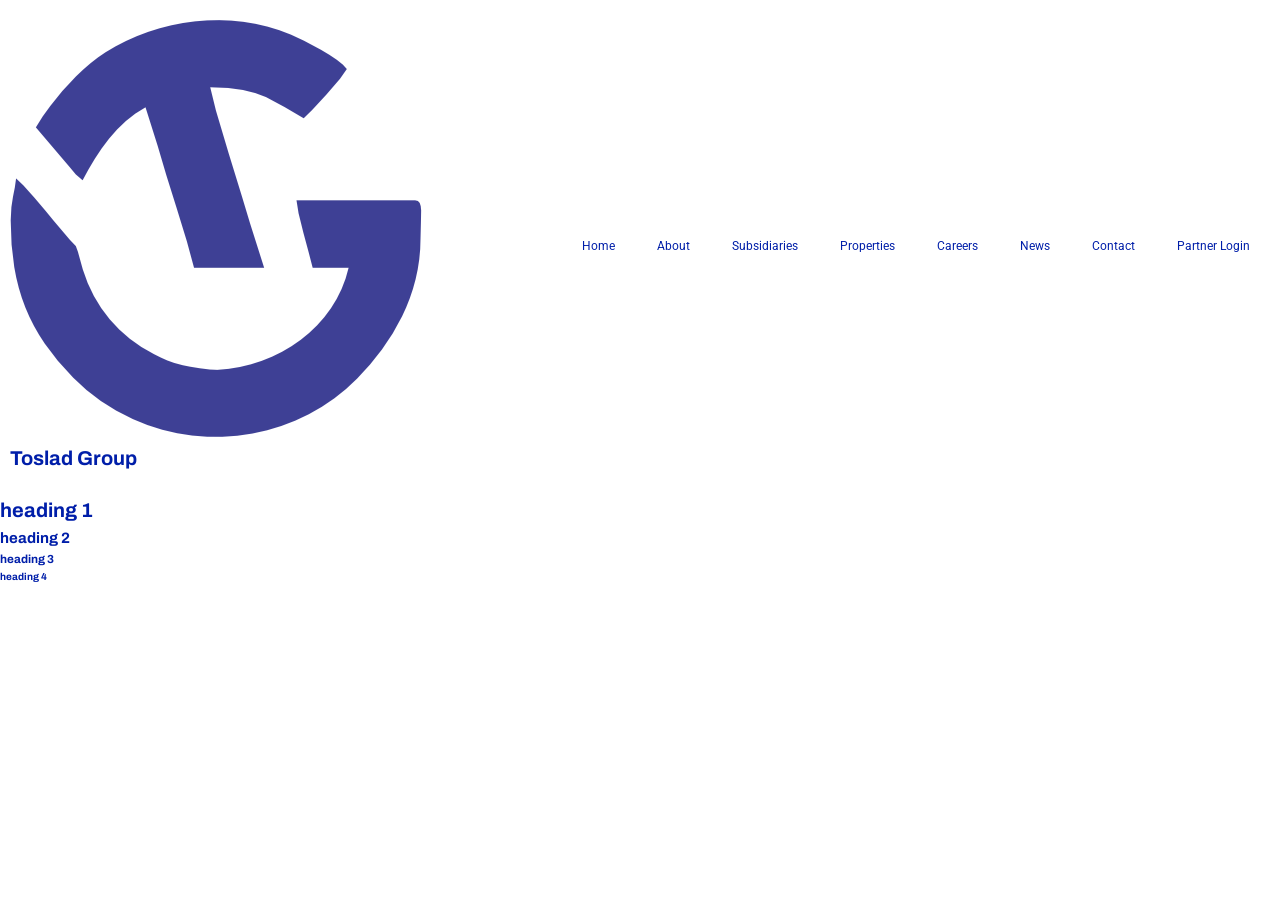
<file: trash/login.html>
<!doctype html>
<html lang="en">
  <head>
    <meta charset="UTF-8" />
    <meta name="viewport" content="width=device-width, initial-scale=1.0" />
    <title>Toslad Group - Building Home Accross Industries</title>
    <link rel="shortcut icon" href="./images/logo.png" type="image/x-icon" />
    <link rel="stylesheet" href="./css/variables.css" />
    <link rel="stylesheet" href="./css/global.css" />
  </head>
  <body>
    <!-- header -->
    <header>
      <!-- business logo -->
      <div>
        <a href="./index.html">
          <img src="./images/logo.png" alt="Toslad logo" />
          <h1>Toslad Group</h1>
        </a>
      </div>

      <!-- navigation links -->
      <nav>
        <ul>
          <li><a href="./index.html">Home</a></li>
          <li><a href="./about.html">About</a></li>
          <li><a href="./subsidiaries.html">Subsidiaries</a></li>
          <li><a href="./properties.html">Properties</a></li>
          <li><a href="./careers.html">Careers</a></li>
          <li><a href="./news.html">News</a></li>
          <li><a href="./contact.html">Contact</a></li>
          <li><a href="./login.html">Partner Login</a></li>
        </ul>
      </nav>
    </header>

    <main>
      <h1>heading 1</h1>
      <h2>heading 2</h2>
      <h3>heading 3</h3>
      <h4>heading 4</h4>


    </main>
    <footer></footer>
  </body>
</html>
</file>
<file: css/global.css>
* {
  padding: 0;
  margin: 0;
  box-sizing: border-box;
}

html {
  font-size: 62.5%;
  scroll-behavior: smooth;
}
body {
  font-family: var(--font-family);
  font-optical-sizing: auto;
  font-variant: normal;
  background-color: var(--neutral-color);
  overflow-x: hidden; /* keep the page from spilling horizontally when mobile nav/sidebar opens */
  overflow-y: auto;
}
a {
  text-decoration: none;
  color: inherit;
}

/* centering section styles */
.center-content {
  display: flex;
  justify-content: center;
  align-items: center;
  flex-direction: column;
}
.max-width {
  width: 100%;
  max-width: var(--max-width);
  margin: 0 auto;
}

/* resuable style */
.icon-btn {
  padding: 1rem;
  display: flex;
  align-items: center;
  justify-content: center;
  border-radius: var(--rounded-xl);
  transition: var(--transition);
}
.icon-btn:hover {
  background-color: var(--secondary-color);
}

/* button styles */
.btn {
  padding: 1rem 2rem;
  border: none;
  border-radius: var(--rounded-xl);
  transition: var(--transition);
  display: flex;
  align-items: center;
  justify-content: center;
}
.btn-primary {
  background-color: var(--primary-color);
  color: var(--neutral-color);
}
.btn-primary:hover {
  background-color: var(--primary-dark-color);
}
.btn-secondary {
  background-color: var(--secondary-color);
  color: var(--primary-color);
}
.btn-secondary:hover {
  background-color: var(--primary-color);
  color: var(--neutral-color);
}
.btn-ghost {
  border: 1px solid var(--primary-color);
  background-color: transparent;
  color: var(--primary-color);
}
.btn-ghost:hover {
  background-color: var(--secondary-color);
  color: var(--primary-color);
}
.btn-destructive {
  border: 1px solid var(--destructive-color);
  color: var(--destructive-color);
}
.btn-destructive:hover {
  background-color: var(--destructive-color);
  color: var(--neutral-color);
}
.btn-rounded-full {
  border-radius: var(--rounded-full);
}

.relative {
  position: relative;
}
.absolute {
  position: absolute;
  z-index: 30;
}

.text-center {
  text-align: center;
}

/* header section styles */
header {
  background-color: var(--accent-color);
  box-shadow: var(--shadow-tailwind);
  position: sticky;
  top: 0;
  z-index: 999;
}

.header-content {
  display: flex;
  justify-content: space-between;
  align-items: center;
  padding: 1rem 2rem;
}
.brand {
  display: flex;
  align-items: center;
  gap: 1rem;
}
.brand-logo {
  background-color: var(--primary-color);
  padding: 1rem;
  border-radius: var(--rounded-xl);
}
.brand-text {
  color: var(--primary-color);
  font-size: 2.5rem;
  font-weight: bold;
}

.nav-links ul {
  display: flex;
  align-items: center;
}
.nav-links ul li {
  display: inline-block;
  margin: 0 1rem;
}

.nav-links ul li a {
  font-size: 1.6rem;
  font-weight: 400;
  padding: 0.8rem 1.2rem;
  transition: var(--transition);
}
.nav-links ul li a:hover {
  color: var(--primary-color);
  font-weight: bold;
}
.open-sidebar-btn {
  display: none;
}
.sidebar {
  display: none;
}

@media screen and (max-width: 768px) {
  .open-sidebar-btn {
    display: block;
  }
  .nav-links {
    display: none;
  }
  .sidebar {
    display: block;
    position: fixed; /* fixed keeps the drawer anchored to the viewport instead of the header container */
    top: 0;
    right: 0;
    bottom: 0;
    height: 100vh;
    width: min(70vw, 32rem); /* caps the mobile sidebar so it never exceeds the viewport width */
    max-width: 100%;
    background-color: var(--primary-color);
    padding: 2rem;
    transition: transform 0.5s ease-in-out, opacity 0.3s ease;
    transform: translateX(110%); /* hidden state: moved fully off the screen to prevent any right-side scroll */
    opacity: 0;
    visibility: hidden;
    pointer-events: none;
    z-index: 999;
    /* border-top-left-radius: var(--rounded-2xl);
    border-bottom-left-radius: var(--rounded-2xl); */
  }
  .close-sidebar-btn {
    padding: 1rem;
    background-color: var(--secondary-color);
    display: flex;
    align-items: center;
    justify-content: center;
    width: fit-content;
    margin: 0 auto 2rem 0;
    border-radius: var(--rounded-xl);
  }
  .sidebar ul li {
    list-style: none;
    display: block;
    width: 100%;
    margin-bottom: 1rem;
  }
  .sidebar ul li a {
    display: block;
    width: 100%;
    font-size: 2rem;
    font-weight: 500;
    padding: 1.5rem 2rem;
    background-color: var(--muted-light-color);
    color: var(--neutral-color);
    transition: var(--transition);
  }
  .cart-num {
    color: var(--secondary-color);
    padding: 0 0.2rem;
  }
}

/* animation */
/* spin from scale max to mini */
.animate-spin {
  /* animation: rotate 1s linear infinite; */
  animation-name: rotate;
  animation-duration: 0.5s;
  animation-timing-function: linear;
  animation-iteration-count: 1;
}

@keyframes rotate {
  /* from {
    transform: rotate(0deg);
  }
  to {
    transform: rotate(360deg);
  } */

  /* or */
  /* percentage  */
  0% {
    transform: rotate(0deg) scale(1.5);
  }
  20% {
    transform: rotate(72deg) scale(1.4);
  }
  40% {
    transform: rotate(144deg) scale(1.3);
  }
  60% {
    transform: rotate(216deg) scale(1.2);
  }
  80% {
    transform: rotate(288deg) scale(1.2);
  }
  100% {
    transform: rotate(360deg) scale(1);
  }
}

@keyframes bounceAnimation {
  0%, 100% { transform: translateY(0); }
  50% { transform: translateY(-30px); }
}

.animate-bounce {
  animation-name: bounceAnimation;
  animation-duration: 1s;
  animation-timing-function: ease;
  animation-delay: 0.3s;
  animation-iteration-count: infinite;
  animation-direction: normal;
  animation-fill-mode: both;
}

/* product card style */
.card {
  background-color: var(--neutral-color);
  box-shadow: var(--shadow-card);
  border-radius: var(--rounded-2xl);
  transition: var(--transition);
  width: 30rem;
  max-width: 50rem;
}
.card:hover {
  box-shadow: var(--shadow-hover);
}
.card:hover .card-img img {
  transform: scale(1.05);
}
.card-img {
  width: 100%;
  height: 200px;
  overflow: hidden;
  border-top-left-radius: var(--rounded-2xl);
  border-top-right-radius: var(--rounded-2xl);
}
.card-img img {
  width: 100%;
  height: 100%;
  object-fit: cover;
  transition: var(--transition);
}
.badge {
  top: 1rem;
  left: 1rem;
  background-color: var(--primary-color);
  color: var(--muted-color);
  padding: 0.5rem 1rem;
  border-radius: var(--rounded-full);
}
.card-content {
  padding: 1rem 2rem;
  display: flex;
  flex-direction: column;
  gap: 1rem;
}
.card-content h3 {
  font-size: 2rem;
  font-weight: bold;
  transition: var(--transition);
}
.card-content h3:hover {
  color: var(--primary-color);
}
.card-content p {
  font-size: 1.6rem;
  font-weight: 400;
  color: var(--text-dark-color);
}
.card-content .cta {
  display: flex;
  justify-content: space-between;
  align-items: center;
}
.card-content .price {
  font-size: 2rem;
  font-weight: bold;
  color: var(--primary-color);
}

@media screen and (max-width: 768px) {
  .card {
    width: 100%;
  }
}

.bg {
  background-color: var(--primary-color);
  color: var(--neutral-color);
}

.bg-sec {
  background-color: var(--secondary-color);
  color: var(--primary-color);
}
</file>
<file: css/variables.css>
:root {
  --primary-color: #3f7863;
  --primary-dark-color: #244538;
  --primary-light-color: #53a282;
  --secondary-color: #ffcf49;
  --accent-color: #fef8eb;
  --neutral-color: #fff;
  --muted-color: #e4e4e5;
  --muted-light-color: #bdbdbe56;
  --destructive-color: #d53b3b;
  --text-dark-color: #1f2937;

  --font-family:
    ui-sans-serif, system-ui, sans-serif, "Apple Color Emoji", "Segoe UI Emoji",
    Segoe UI Symbol, "Noto Color Emoji";

  --rounded-sm: 0.125rem;
  --rounded-md: 0.375rem;
  --rounded-lg: 0.5rem;
  --rounded-xl: 0.75rem;
  --rounded-2xl: 1.5rem;
  --rounded-full: 9999px;

  --max-width: 1100px;

  --shadow-tailwind:  rgba(0, 0, 0, 0.1) 0px 10px 15px -3px, rgba(0, 0, 0, 0.05) 0px 4px 6px -2px;
  --shadow-card: rgba(50, 50, 93, 0.25) 0px 6px 12px -2px, rgba(0, 0, 0, 0.3) 0px 3px 7px -3px;
  --shadow-hover: rgba(0, 0, 0, 0.25) 0px 25px 50px -12px;

  --transition: all 0.3s ease-in-out;
}
</file>
<file: css/home.css>
/* hero section style start */
.hero-content {
  display: grid;
  grid-template-columns: 1fr 1fr;
  padding: 2rem 0;
}
.hero-left {
  display: flex;
  flex-direction: column;
  gap: 2rem;
  padding: 2rem;
}
.hero-left h1 {
  font-size: 5rem;
  font-weight: 700;
  color: var(--primary-color);
}
.hero-left p {
  font-size: 2rem;
  line-height: 1.5;
  letter-spacing: 1px;
}
.hero-left .cta {
  display: flex;
  gap: 1rem;
}
.image-con {
  display: flex;
  justify-content: center;
  align-items: center;
  padding: 2rem;
  background-color: var(--primary-color);
  border-radius: var(--rounded-full);
  width: fit-content;
}
.image-con img {
  width: 80px;
  height: 80px;
  object-fit: cover;
}
.hero-right {
  display: flex;
  justify-content: center;
  align-items: center;
  padding: 2rem;
}
.hero-right img {
  width: 100%;
  height: 100%;
  object-fit: cover;
  border-radius: var(--rounded-2xl);
}

.bottom-left {
  bottom: -1rem;
  left: -1rem;
}
.top-right {
  top: -1rem;
  right: -1rem;
}
.light-bg {
  background-color: rgb(from var(--secondary-color) r g b / 30%);
  padding: 2rem;
  border-radius: var(--rounded-full);
}

/* media query for responsive design */
@media (max-width: 768px) {
  .hero-content {
    grid-template-columns: 1fr;
  }
  .hero-left h1 {
    font-size: 3rem;
  }
  .hero-left p {
    font-size: 1.6rem;
  }
  .top-right {
    top: 0;
    right: 0;
  }
  .bottom-left {
    bottom: 0;
    left: 0;
  }
}
/* hero section style start */

/* feature section style */
.feature-content,
.sweet-content {
  padding: 4rem 0;
}
.feature-heading h2,
.sweet-heading h2 {
  text-align: center;
  font-size: 4rem;
  font-weight: bold;
  color: var(--primary-color);
  margin-bottom: 2rem;
}
.feature-products,
.sweet-card-grid {
  display: grid;
  grid-template-columns: repeat(3, 1fr);
  gap: 2rem;
  padding: 2rem 0;
  margin: 3rem auto;
  place-items: center;
}

.more-btn-con {
  display: flex;
  justify-content: center;
  align-items: center;
  margin-top: 2rem;
}

@media (max-width: 768px) {
  .feature-products {
    grid-template-columns: 1fr;
    padding: 1rem;
  }
}

.sweet-section {
  background-color: rgb(from var(--secondary-color) r g b / 5%);
}

.sweet-heading {
  display: flex;
  justify-content: center;
  align-items: center;
  flex-direction: column;
  margin-bottom: 2rem;
}

.sweet-content p {
  text-align: center;
  font-size: 1.6rem;
  line-height: 1.5;
  margin-bottom: 2rem;
}

/* .sweet-card-grid {
  display: grid;
  grid-template-columns: repeat(3, 1fr);
  gap: 2rem;
  padding: 2rem 0;
  margin: 3rem auto;
  place-items: center;
} */

.sweet-card {
  display: flex;
  flex-direction: column;
  gap: 1rem;
  padding: 2rem;
  border-radius: var(--rounded-2xl);
  box-shadow: var(--shadow-card);
  background-color: rgb(from var(--secondary-color) r g b / 20%);
  width: 100%;
  max-width: 300px;
  text-align: center;
}
.sweet-card svg {
  width: 5rem;
  height: 5rem;
  object-fit: cover;
  border-radius: var(--rounded-2xl);
  margin: 0 auto;
}
.sweet-card h3 {
  font-size: 2rem;
  font-weight: bold;
  color: var(--primary-color);
}
.sweet-card p {
  font-size: 1.6rem;
  line-height: 1.5;
  color: var(--primary-light-color);
}
@media screen and (max-width: 768px) {
  .sweet-card-grid {
    grid-template-columns: 1fr;
    padding: 1rem;
  }
}
</file>
<file: trash/css/variables.css>
:root {
  --background: oklch(100% 0 0);
  --foreground: oklch(15% 0.08 260);
  --card: oklch(100% 0 0);
  --card-foreground: oklch(15% 0.08 260);
  --popover: oklch(100% 0 0);
  --popover-foreground: oklch(15% 0.08 260);
  --primary: oklch(35% 0.22 260);
  --primary-foreground: oklch(100% 0 0);
  --secondary: oklch(92% 0.03 260);
  --secondary-foreground: oklch(35% 0.22 260);
  --muted: oklch(92% 0.03 260);
  --muted-foreground: oklch(45% 0.12 260);
  --accent: oklch(50% 0.22 245);
  --accent-foreground: oklch(100% 0 0);
  --destructive: oklch(57.7% 0.245 27.325);
  --destructive-foreground: oklch(100% 0 0);
  --border: oklch(92% 0.01 260);
  --input: oklch(92% 0.01 260);
  --ring: oklch(35% 0.22 260);
  --chart-1: oklch(35% 0.22 260);
  --chart-2: oklch(50% 0.22 245);
  --chart-3: oklch(45% 0.18 235);
  --chart-4: oklch(55% 0.12 230);
  --chart-5: oklch(65% 0.08 220);
  --radius: 0.625rem;
  --sidebar: oklch(35% 0.22 260);
  --sidebar-foreground: oklch(100% 0 0);
  --sidebar-primary: oklch(50% 0.22 245);
  --sidebar-primary-foreground: oklch(100% 0 0);
  --sidebar-accent: oklch(30% 0.18 260);
  --sidebar-accent-foreground: oklch(100% 0 0);
  --sidebar-border: oklch(30% 0.18 260);
  --sidebar-ring: oklch(50% 0.22 245);

  --rounded-sm: 0.125rem;
  --rounded-md: 0.375rem;
  --rounded-lg: 0.5rem;
  --rounded-xl: 0.75rem;
  --rounded-full: 9999px;

  --transition: all 0.3s ease-in-out;
}
</file>
<file: trash/css/global.css>
@import url("https://fonts.googleapis.com/css2?family=Archivo:ital,wght@0,100..900;1,100..900&family=Roboto:ital,wght@0,100..900;1,100..900&display=swap");

* {
  padding: 0;
  margin: 0;
  box-sizing: border-box;
}

html {
  font-size: 62.5%;
  scroll-behavior: smooth;
}
body {
  font-family: "Roboto", sans-serif;
  font-optical-sizing: auto;
  font-style: normal;
  font-variation-settings: "wdth" 100;
  line-height: 1.6;
}

a {
  text-decoration: none;
  color: inherit;
}
h1,
h2,
h3,
h4,
h5,
h6 {
  color: var(--primary);
  font-weight: bold;
  font-family: "Archivo", sans-serif;
  font-optical-sizing: auto;
  font-style: normal;
  font-variation-settings: "wdth" 100;
}

/* button styles */
.btn {
  padding: 0.8rem 1.5rem;
  border-radius: var(--rounded-md);
  transition: var(--transition);
}
.btn-primary {
  background-color: var(--primary);
  color: var(--primary-foreground);
}
.btn-primary:hover {
  background-color: var(--primary-foreground);
  color: var(--primary);
}
.btn-secondary {
  background-color: var(--secondary);
  color: var(--secondary-foreground);
}
.btn-secondary:hover {
  background-color: var(--secondary-foreground);
  color: var(--secondary);
}
.btn-ghost{
  background-color: transparent;
  color: var(--primary);
  border: 1px solid var(--primary);
}
.btn-ghost:hover {
  background-color: var(--primary);
  color: var(--primary-foreground);
}
.btn-destructive {
  background-color: var(--destructive);
  color: var(--destructive-foreground);
}
.btn-destructive:hover {
  background-color: var(--destructive-foreground);
  color: var(--destructive);
}
.btn-rounded-full {
  border-radius: var(--rounded-full);
}


/* Global Styles */
/* Header styles */
header {
  background-color: var(--background);
  color: var(--primary);
  padding: 2rem 1rem;
  display: flex;
  /* horizontal alignment */
  justify-content: space-between;
  /* vertical alignment */
  align-items: center;
}

.logo {
  display: flex;
  gap: 0.5rem;
  align-items: center;
}
.logo img {
  width: 2.5rem;
  height: 2.5rem;
}
.logo h1 {
  font-size: 2rem;
  font-weight: bold;
}

nav ul li {
  display: inline-block;
  list-style: none;
  margin: 0 0.5rem;
}
nav ul li a {
  font-size: 1.2rem;
  transition: all 0.3s ease-in-out;
  padding: 0.8rem 1.5rem;
  transition: var(--transition);
}

/* nav ul li:first-child{
  color: var(--primary);
  font-weight: bold;
}

nav ul li:last-child{
  color: var(--destructive);
  font-weight: bold;
}

nav ul li:nth-child(odd){
  color: var(--accent);
  font-weight: bold;
} */

nav ul li a:active {
  color: var(--primary);
  font-weight: bold;
}
nav ul li a:hover {
  color: var(--muted);
  font-weight: bold;
  background-color: var(--primary);
  border-radius: var(--rounded-md);
}
</file>
